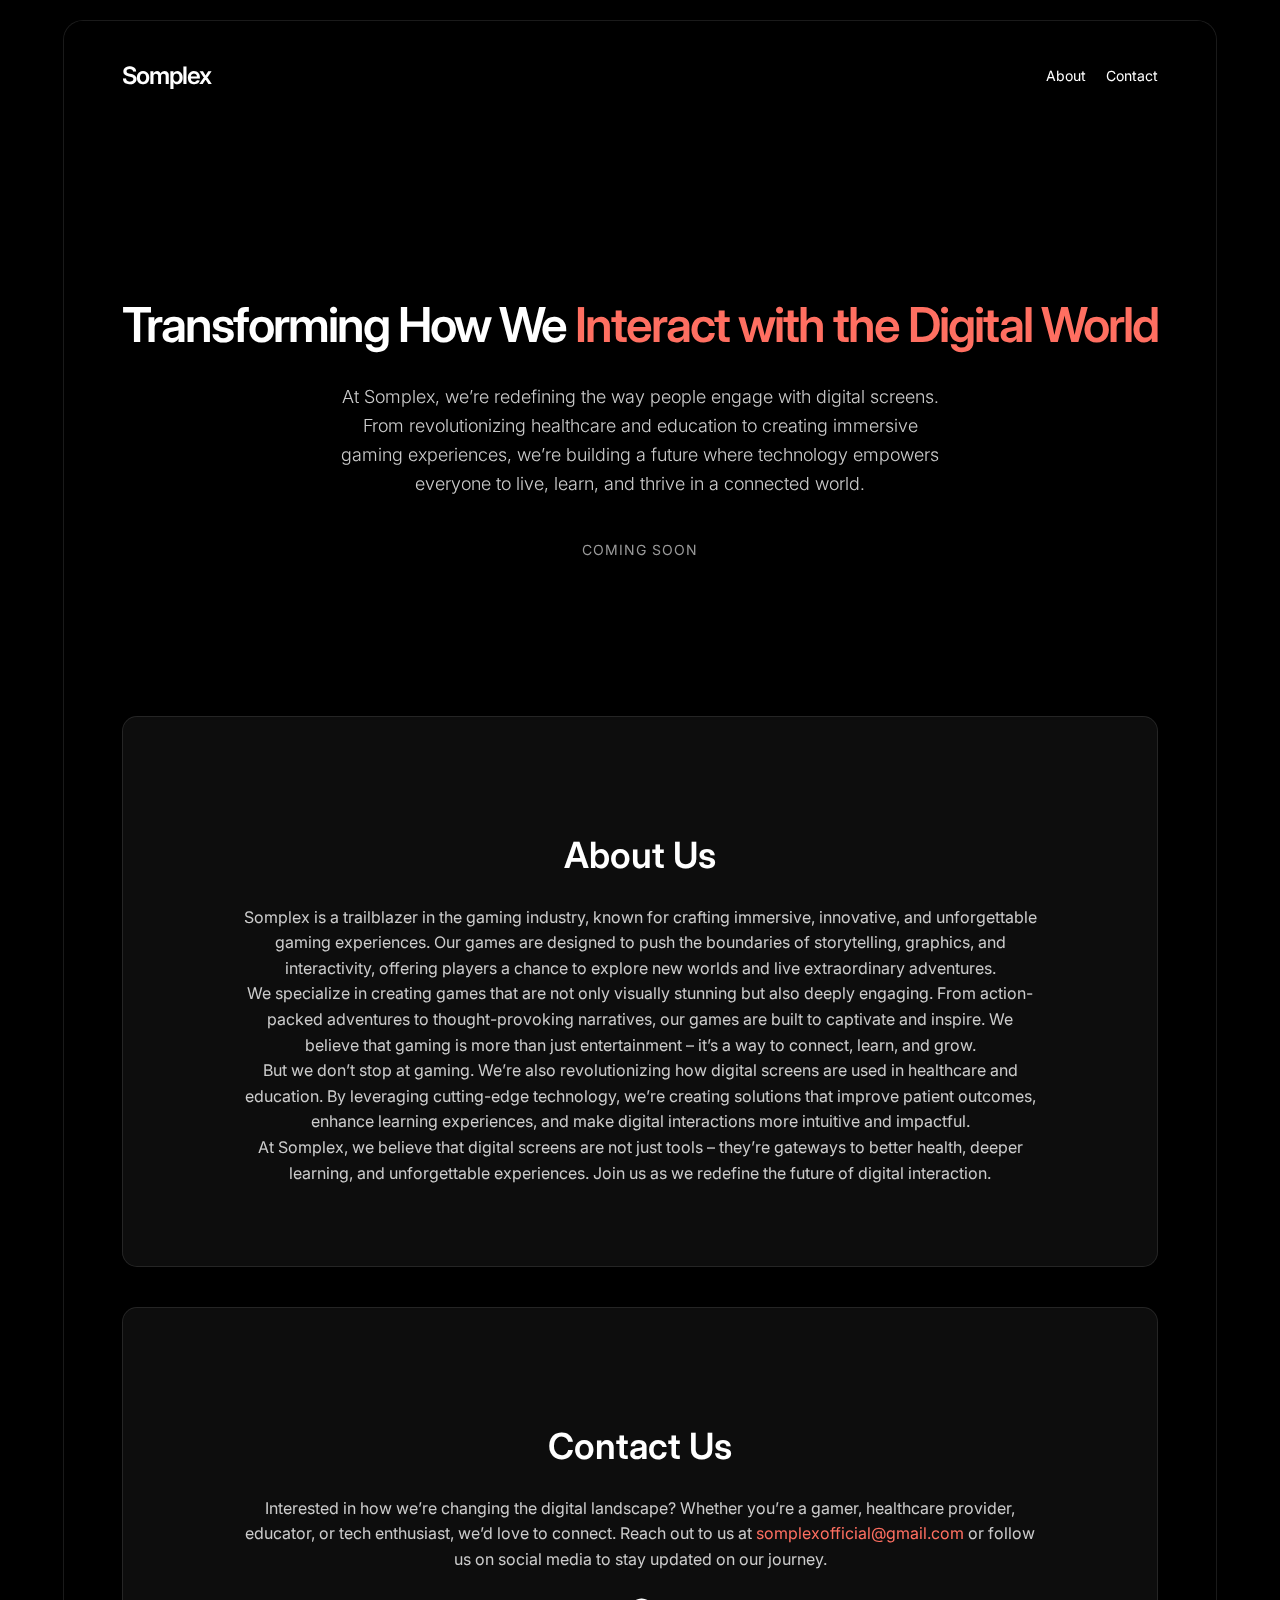
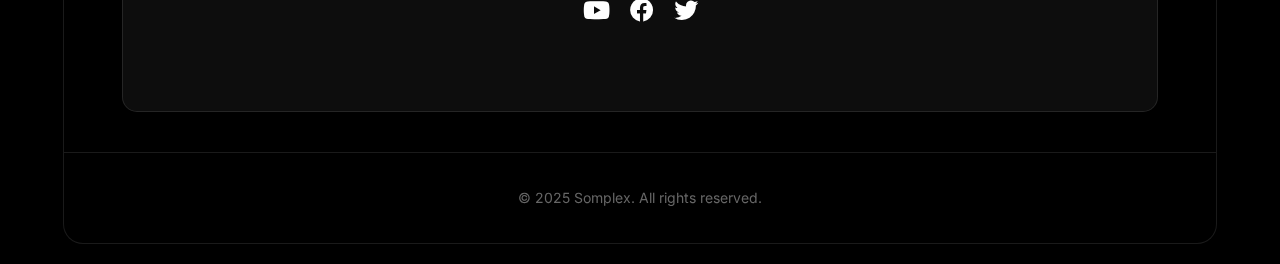
<file: index.html>
<!DOCTYPE html>
<html lang="en">
<head>
    <meta charset="UTF-8">
    <meta name="viewport" content="width=device-width, initial-scale=1.0">
    <title>Somplex - Revolutionizing Gaming, Healthcare & Education</title>
    <link href="https://fonts.googleapis.com/css2?family=Inter:wght@300;400;600&display=swap" rel="stylesheet">
    <link rel="stylesheet" href="https://cdnjs.cloudflare.com/ajax/libs/font-awesome/6.0.0/css/all.min.css">
    <style>
        /* General Styles */
        body {
            margin: 0;
            padding: 0;
            font-family: 'Inter', sans-serif;
            background-color: #000000;
            color: #ffffff;
            line-height: 1.6;
            display: flex;
            justify-content: center;
            align-items: center;
            min-height: 100vh;
            overflow-x: hidden; /* Prevent horizontal scrolling */
        }

        .container {
            max-width: 1200px;
            width: 90%;
            background: rgba(0, 0, 0, 0.7);
            backdrop-filter: blur(10px);
            border-radius: 20px;
            overflow: hidden;
            border: 1px solid rgba(255, 255, 255, 0.1);
            box-shadow: 0 10px 30px rgba(0, 0, 0, 0.5);
            margin: 20px;
        }

        /* Background Image */
        body::before {
            content: '';
            position: fixed;
            top: 0;
            left: 0;
            width: 100%;
            height: 100%;
            background: url('https://i.ibb.co/JRmpNT2R/poster.png') no-repeat center center/cover;
            filter: blur(10px);
            z-index: -1;
        }

        /* Header Styles */
        header {
            display: flex;
            justify-content: space-between;
            align-items: center;
            padding: 20px 5%;
            background: rgba(0, 0, 0, 0.7); /* Semi-transparent background for better readability */
            backdrop-filter: blur(10px); /* Blur effect for header */
            position: sticky;
            top: 0;
            z-index: 1000; /* Ensure header stays on top */
        }

        .logo h1 {
            font-size: clamp(20px, 5vw, 24px); /* Responsive font size */
            font-weight: 600;
            color: #ffffff;
            letter-spacing: -1px;
        }

        nav ul {
            list-style: none;
            margin: 0;
            padding: 0;
            display: flex;
            gap: 20px; /* Add spacing between nav items */
        }

        nav ul li {
            margin-left: 0; /* Remove left margin */
        }

        nav ul li a {
            text-decoration: none;
            color: #ffffff;
            font-weight: 400;
            font-size: clamp(12px, 3vw, 14px); /* Responsive font size */
            transition: opacity 0.3s ease;
        }

        nav ul li a:hover {
            opacity: 0.7;
        }

        /* Hero Section Styles */
        .hero {
            text-align: center;
            padding: 10% 5%;
        }

        .hero h2 {
            font-size: clamp(32px, 8vw, 48px); /* Responsive font size */
            font-weight: 600;
            margin-bottom: 20px;
            letter-spacing: -2px;
        }

        .hero p {
            font-size: clamp(16px, 4vw, 18px); /* Responsive font size */
            font-weight: 300;
            margin-bottom: 40px;
            color: #cccccc;
            max-width: 600px;
            margin: 0 auto 40px;
        }

        .highlight {
            color: #ff6f61;
            font-weight: 600;
        }

        .cta-text {
            font-size: clamp(12px, 3vw, 14px); /* Responsive font size */
            color: #999999;
            text-transform: uppercase;
            letter-spacing: 1px;
        }

        /* About and Contact Sections */
        .about, .contact {
            padding: 80px 5%;
            text-align: center;
            background: rgba(255, 255, 255, 0.05);
            border-radius: 15px;
            margin: 40px 5%;
            border: 1px solid rgba(255, 255, 255, 0.1);
            box-shadow: 0 5px 15px rgba(0, 0, 0, 0.3);
        }

        .about h2, .contact h2 {
            font-size: clamp(28px, 6vw, 36px);
            font-weight: 600;
            margin-bottom: 20px;
        }

        .about p, .contact p {
            font-size: clamp(14px, 3.5vw, 16px);
            color: #cccccc;
            max-width: 800px;
            margin: 0 auto;
        }

        .contact a {
            color: #ff6f61;
            text-decoration: none;
            transition: opacity 0.3s ease;
        }

        .contact a:hover {
            opacity: 0.8;
        }

        /* Social Media Buttons */
        .social-media {
            display: flex;
            justify-content: center;
            gap: 20px;
            margin-top: 20px;
        }

        .social-media a {
            color: #ffffff;
            font-size: 24px;
            transition: opacity 0.3s ease;
        }

        .social-media a:hover {
            opacity: 0.7;
        }

        /* Footer Styles */
        footer {
            text-align: center;
            padding: 20px 5%;
            font-size: clamp(12px, 3vw, 14px); /* Responsive font size */
            color: #666666;
            border-top: 1px solid rgba(255, 255, 255, 0.1);
            margin-top: 40px;
        }

        /* Responsive Margins and Padding */
        @media (max-width: 768px) {
            .container {
                width: 95%;
                margin: 10px;
            }

            header {
                padding: 15px 5%;
            }

            .hero {
                padding: 15% 5%;
            }

            .about, .contact {
                margin: 20px 5%;
                padding: 60px 5%;
            }

            footer {
                padding: 15px 5%;
            }
        }

        @media (max-width: 480px) {
            .container {
                width: 100%;
                margin: 5px;
                border-radius: 10px;
            }

            header {
                padding: 10px 5%;
                flex-direction: row; /* Keep header items horizontal */
                align-items: center;
            }

            nav ul {
                margin-top: 0; /* Remove top margin */
                flex-direction: row; /* Keep nav items horizontal */
                gap: 10px; /* Reduce gap for smaller screens */
            }

            nav ul li {
                margin-bottom: 0; /* Remove bottom margin */
            }

            .hero {
                padding: 20% 5%;
            }

            .hero h2 {
                font-size: 28px;
            }

            .hero p {
                font-size: 14px;
            }

            .about, .contact {
                margin: 10px 5%;
                padding: 40px 5%;
            }

            footer {
                padding: 10px 5%;
            }
        }
    </style>
</head>
<body>
    <div class="container">
        <header>
            <div class="logo">
                <h1>Somplex</h1>
            </div>
            <nav>
                <ul>
                    <li><a href="#about">About</a></li>
                    <li><a href="#contact">Contact</a></li>
                </ul>
            </nav>
        </header>
        <main>
            <section class="hero">
                <h2>Transforming How We <span class="highlight">Interact with the Digital World</span></h2>
                <p>
                    At Somplex, we’re redefining the way people engage with digital screens. From revolutionizing healthcare 
                    and education to creating immersive gaming experiences, we’re building a future where technology empowers 
                    everyone to live, learn, and thrive in a connected world.
                </p>
                <div class="cta-text">Coming Soon</div>
            </section>

            <!-- About Section -->
            <section id="about" class="about">
                <h2>About Us</h2>
                <p>
                    Somplex is a trailblazer in the gaming industry, known for crafting immersive, innovative, and unforgettable 
                    gaming experiences. Our games are designed to push the boundaries of storytelling, graphics, and interactivity, 
                    offering players a chance to explore new worlds and live extraordinary adventures.
                </p>
                <p>
                    We specialize in creating games that are not only visually stunning but also deeply engaging. From action-packed 
                    adventures to thought-provoking narratives, our games are built to captivate and inspire. We believe that gaming 
                    is more than just entertainment – it’s a way to connect, learn, and grow.
                </p>
                <p>
                    But we don’t stop at gaming. We’re also revolutionizing how digital screens are used in healthcare and education. 
                    By leveraging cutting-edge technology, we’re creating solutions that improve patient outcomes, enhance learning 
                    experiences, and make digital interactions more intuitive and impactful.
                </p>
                <p>
                    At Somplex, we believe that digital screens are not just tools – they’re gateways to better health, deeper learning, 
                    and unforgettable experiences. Join us as we redefine the future of digital interaction.
                </p>
            </section>

            <!-- Contact Section -->
            <section id="contact" class="contact">
                <h2>Contact Us</h2>
                <p>
                    Interested in how we’re changing the digital landscape? Whether you’re a gamer, healthcare provider, educator, 
                    or tech enthusiast, we’d love to connect. Reach out to us at 
                    <a href="mailto:somplexofficial@gmail.com">somplexofficial@gmail.com</a> 
                    or follow us on social media to stay updated on our journey.
                </p>
                <!-- Social Media Buttons -->
                <div class="social-media">
                    <a href="https://www.youtube.com/channel/UCuefewhovPPTDjkhFLdhpSA" target="_blank"><i class="fab fa-youtube"></i></a>
                    <a href="https://www.facebook.com/p/Somplex-61558816947832/" target="_blank"><i class="fab fa-facebook"></i></a>
                    <a href="https://x.com/SomplexOfficial" target="_blank"><i class="fab fa-twitter"></i></a>
                </div>
            </section>
        </main>
        <footer>
            <p>&copy; 2025 Somplex. All rights reserved.</p>
        </footer>
    </div>

    <!-- Smooth Scroll Script -->
    <script>
        document.querySelectorAll('nav a').forEach(anchor => {
            anchor.addEventListener('click', function (e) {
                e.preventDefault(); // Prevent default anchor behavior
                const targetId = this.getAttribute('href').substring(1); // Get the target section ID
                const targetSection = document.getElementById(targetId); // Find the target section
                targetSection.scrollIntoView({ behavior: 'smooth', block: 'start' }); // Smooth scroll to the section
            });
        });
    </script>
</body>
</html>
</file>
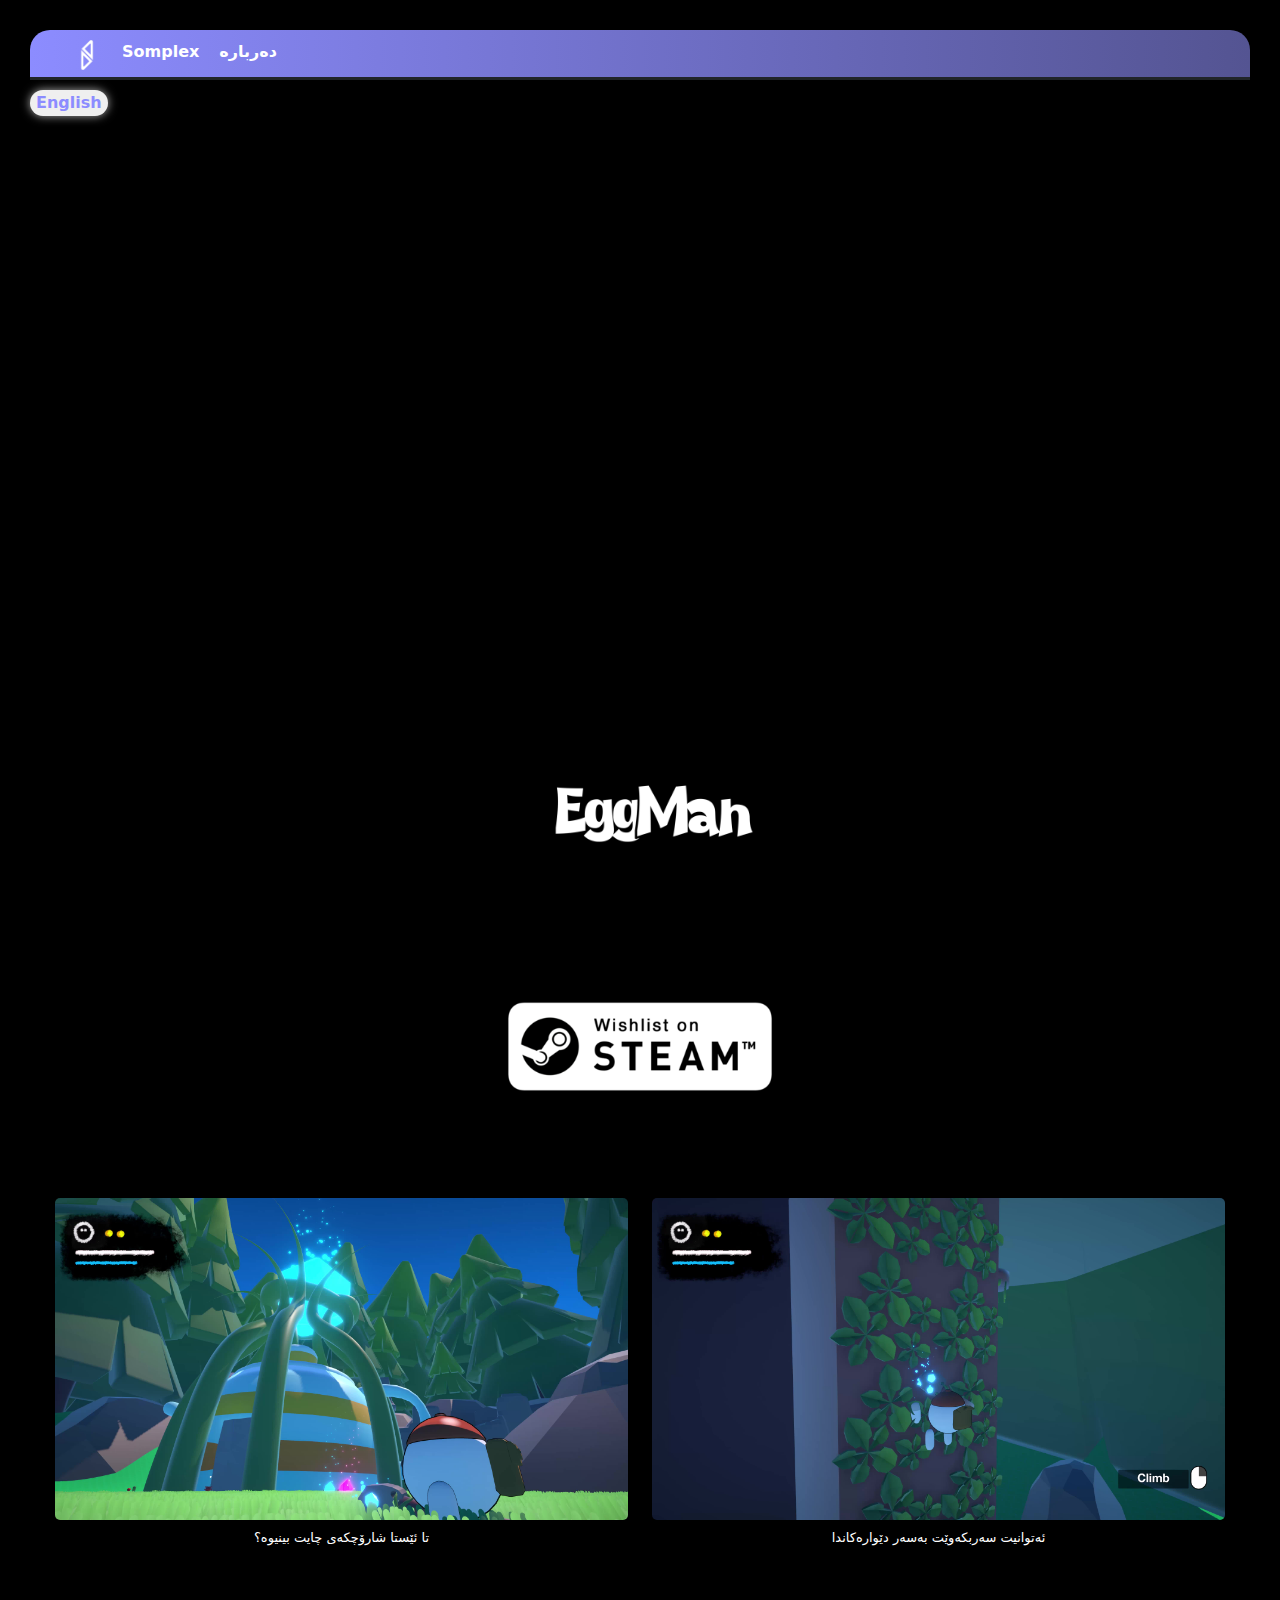
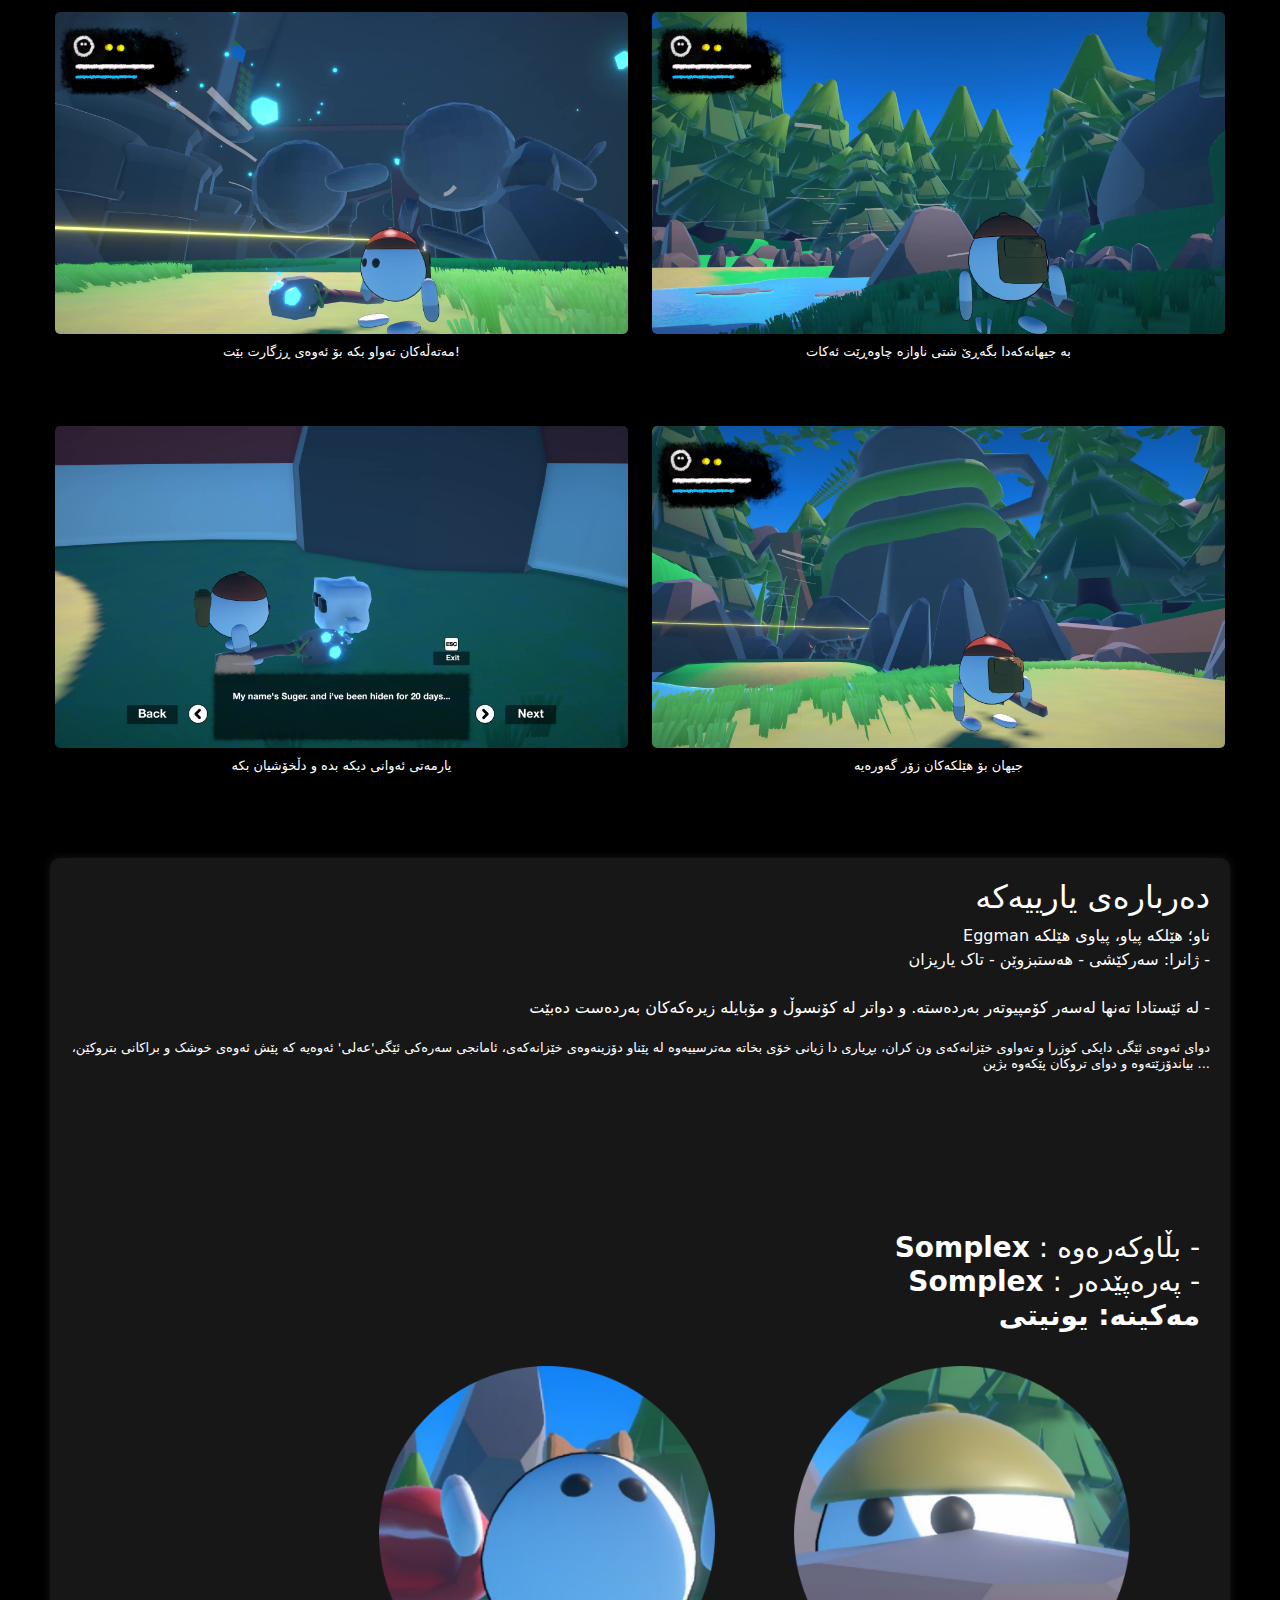
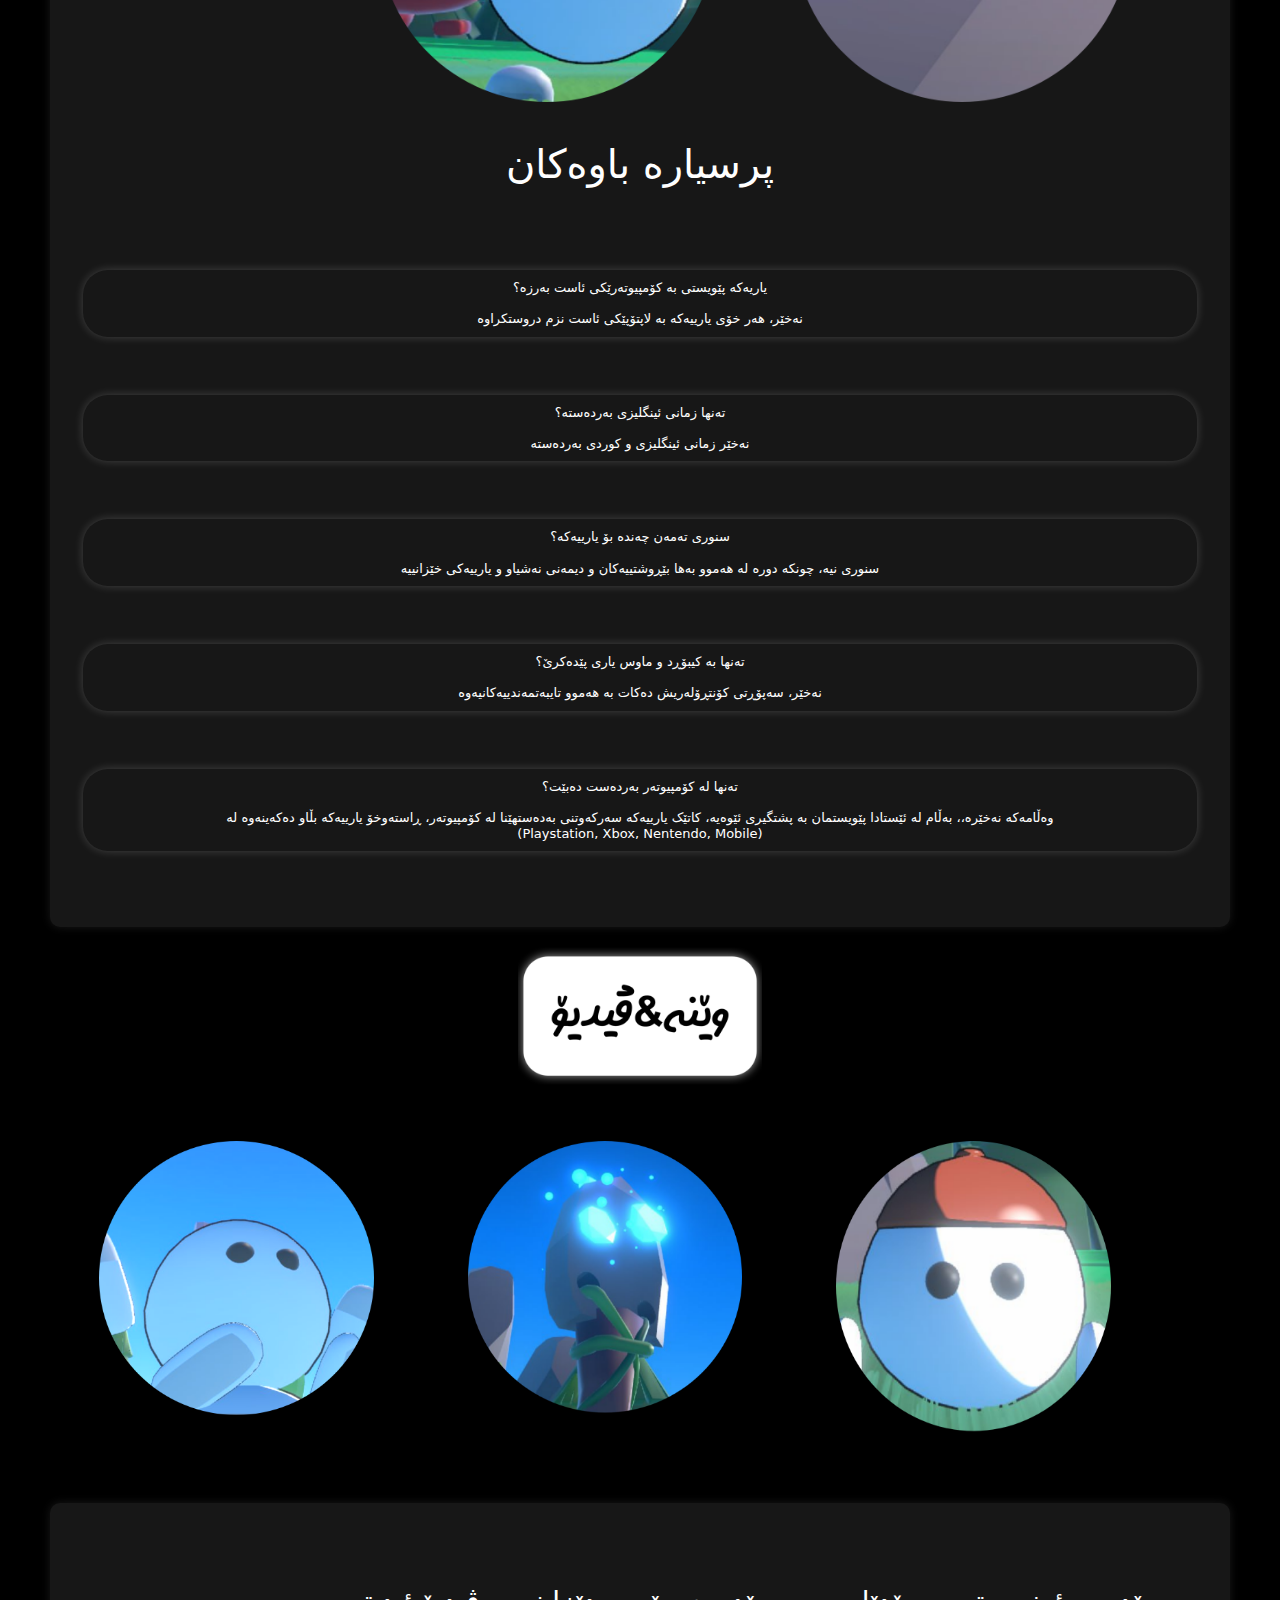
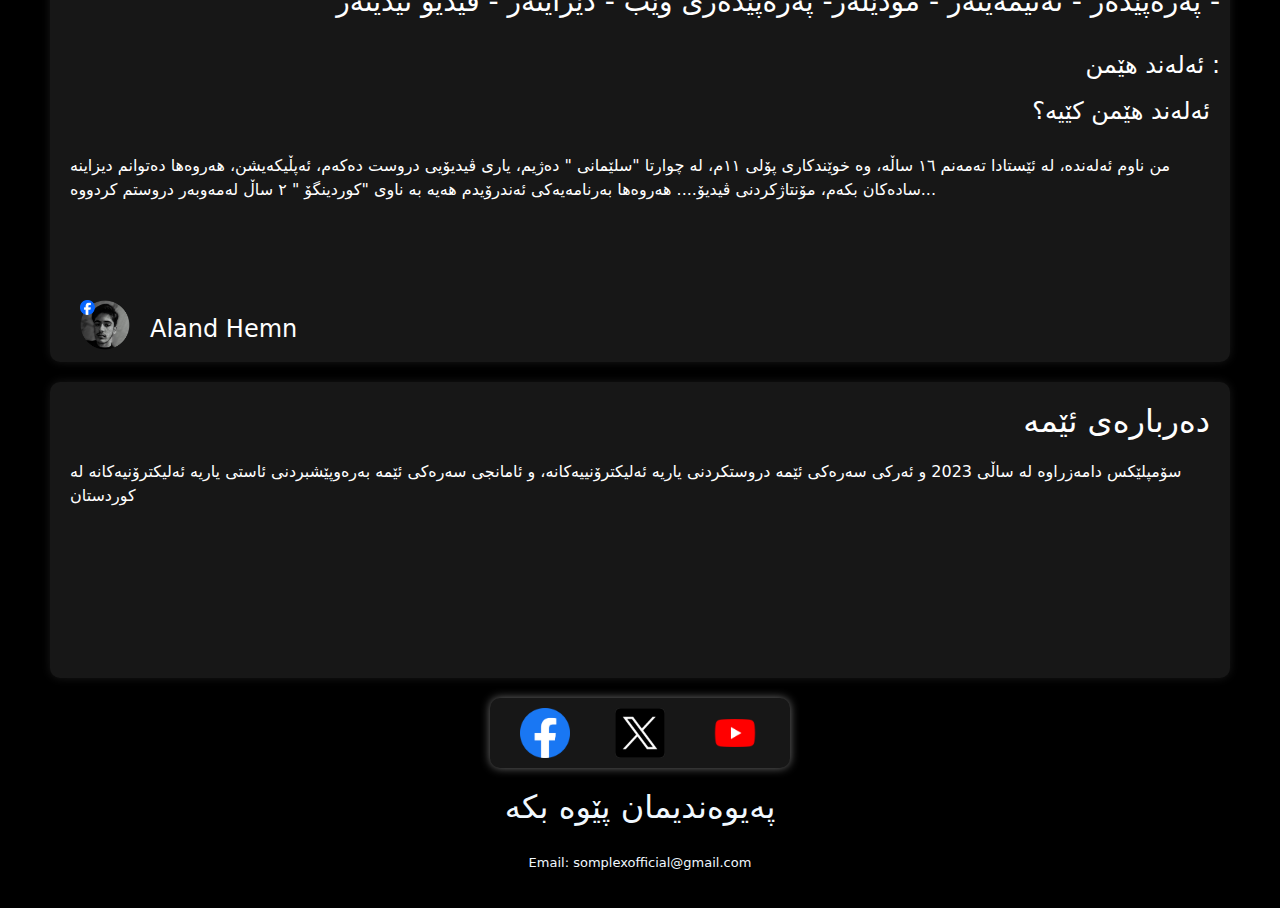
<file: indexKU.html>
<html>
    <meta name="viewport" content="width=device-width, initial-scale=1.0" >
<head>
        <title>Somplex - Eggman</title>

         <!--Bootstrap 5-->
     <link rel="stylesheet" href="bootstrap/bootstrap-5.3.2-dist/css/bootstrap.min.css">

      <!--external css-->
      <link rel="stylesheet" href="./css/style.css">
       



      <script>
         function myOneTimeFunction() {
          englishText.style.display = 'block';
                kurdishText.style.display = 'none';
          document.getElementById("vid").src = "videos/km_20240428_1080p_30f_20240430_184711.mp4";
          
            
            // Add any other code you want to execute here
        }

        // Attach the function to the window.onload event
        window.onload = myOneTimeFunction;
       
      </script>

      <!-- Hotjar Tracking Code for Site 4937042 (name missing) -->
<script>
  (function(h,o,t,j,a,r){
      h.hj=h.hj||function(){(h.hj.q=h.hj.q||[]).push(arguments)};
      h._hjSettings={hjid:4937042,hjsv:6};
      a=o.getElementsByTagName('head')[0];
      r=o.createElement('script');r.async=1;
      r.src=t+h._hjSettings.hjid+j+h._hjSettings.hjsv;
      a.appendChild(r);
  })(window,document,'https://static.hotjar.com/c/hotjar-','.js?sv=');
</script>
</head>
<style>
  @font-face {
      font-family: myFirstFont;
      src:local("Images/Fonty.ttf");
  }
  
  .harlow{
      font-family: myFirstFont;
  }
  </style>

<body>
    

    
<!--Var-->

<nav id="nav">
    <ul class="nav-item">
        <li class="nav nav-justified"><img id="Somplex" src="Images/logo-removebg-preview.png" alt=""></li>
        <li class="nav nav-justified">Somplex</li>

      <li class="nav nav-justified"><a href="#about">دەربارە</a></li>
            
           
            
           
           
              
             
          
    </ul>
  </nav>

  
  

  <!--First show-->
        
      
         <a href="index.html"><button id="buttonEnglish" value="en" onclick="buttonEnglish">English</button>
           </a>
        <h1 id="firstImageBG">
           
       <iframe id="vid" class="firstImage" style="width: 70vw; height: 35vw; background-color: black;" width="560" height="315" src="https://www.youtube.com/embed/6RE_pMjjFC0?si=h788h5LoMp4adMZP" title="YouTube video player" frameborder="0" allow="accelerometer; autoplay; clipboard-write; encrypted-media; gyroscope; picture-in-picture; web-share" referrerpolicy="strict-origin-when-cross-origin" allowfullscreen></iframe>

       
          </h1>
          
          <h1 id="firstImageBG">
              <img src="Images/20240409_190842.png" style="max-width: 25%;">
          </h1>

    <h1 style="text-align: center;">
            <a href="https://store.steampowered.com/app/2973160/Eggman/"><img style="max-width: 30%;" src="Images/SteamPadding.png" alt=""></a>
          </h1>  
          
        
  
 <section id="screenshots">

 
  <div class="row row-cols-1 row-cols-md-2 g-4 py-5" id="itemsDiv">
    <!--1-->
    <h1 id="firstImageBG">
      <div id="items">
        <img id="images" src="Images/1.jpg" alt="">
        <h5 style="color: white;">تا ئێستا شارۆچکەی چایت بینیوە؟</h5>
        
    </div>

</h1>

<!--1-->
<h1 id="firstImageBG">
  <div id="items">
    <img id="images" src="Images/2.jpg" alt="">
    <h5 style="color: white;">ئەتوانیت سەربکەوێت بەسەر دێوارەکاندا </h5>
</div>

</h1>

<!--1-->
<h1 id="firstImageBG">
  <div id="items">
    <img id="images" src="Images/3.jpg" alt="">
    <h5 style="color: white;">مەتەڵەکان تەواو بکە بۆ ئەوەی ڕزگارت بێت!</h5>
</div>

</h1>

<!--1-->
<h1 id="firstImageBG">
  <div id="items">
    <img id="images" src="Images/4.jpg" alt="">
    <h5 style="color: white;">بە جیهانەکەدا بگەڕێ شتی ناوازە چاوەڕێت ئەکات</h5>
</div>

</h1>

<!--1-->
<h1 id="firstImageBG">
  <div id="items">
    <img id="images" src="Images/5.jpg" alt="">
    <h5 style="color: white;">یارمەتی ئەوانی دیکە بدە و دڵخۆشیان بکە</h5>
</div>

</h1>

<!--1-->
<h1 id="firstImageBG">
  <div id="items">
    <img id="images" src="Images/6.jpg" alt="">
    <h5 style="color: white;">جیهان بۆ هێلکەکان زۆر گەورەیە</h5>
</div>

</h1>


  </div>
</section>

<section id="about" style="background-color: #171717; margin: 20px; border-radius: 10px; box-shadow: 0px 0px 10px 0px  rgba(255, 255, 255, 0.096); padding: 20px;">
    

    
    <h2 style="color: white; text-align: right;">دەربارەی یارییەکە</h2>

    

    <p style="color: white;  text-align: right;" >
     Eggman ناو؛ هێلکە پیاو، پیاوی هێلکە
      <br>
      ژانرا: سەرکێشی - هەستبزوێن - تاک یاریزان -
      <br>
      <br>
      لە ئێستادا تەنها لەسەر کۆمپیوتەر بەردەستە. و دواتر لە کۆنسوڵ و مۆبایلە زیرەکەکان بەردەست دەبێت -
      </p>

      <h5 style="color: white; margin-bottom: 150px; text-align: right; margin-top: 20px;" >
        دوای ئەوەی ئێگی دایکی کوژرا و تەواوی خێزانەکەی ون کران، بڕیاری دا ژیانی خۆی بخاتە مەترسییەوە لە پێناو دۆزینەوەی خێزانەکەی، ئامانجی سەرەکی ئێگی'عەلی' ئەوەیە کە پێش ئەوەی خوشک و براکانی بتروکێن، بیاندۆزێتەوە و دوای تروکان پێکەوە بژین ...
        </h5>

        <h3 style="text-align: right; color: white; padding: 10px;">
          <b>Somplex</b> : بڵاوکەرەوە -
          <br>
          <b>Somplex</b> : پەرەپێدەر -
          <br>
          <b>مەکینە:  یونیتی</b>

               <br>
            <br>
           
            <img style="max-width: 30%; margin-right: 70px; margin-bottom: 20px" src="Images/a.png" alt="" >
            <img style="max-width: 30%; margin-right: 70px; margin-bottom: 20px" src="Images/b.png" alt="">
            
           

        <h1 style="color: white; text-align: center;">پرسیارە باوەکان</h1>

        <div class="row row-cols-1 row-cols-md-1 g-4 py-5" id="itemsDiv">
          <h5 style="color: white; border-radius: 25px; box-shadow: 0px 0px 10px 0px rgba(255, 255, 255, 0.189); padding: 10px;" id="firstImageBG">یاریەکە پێویستی بە کۆمپیوتەرێکی ئاست بەرزە؟<br>
            <br>
             نەخێر، هەر خۆی یارییەکە بە لاپتۆپێکی ئاست نزم دروستکراوە
            
            </h5>

            <!--2-->
          </h5>

          
       
          
            <h5 style="color: white; border-radius: 25px; box-shadow: 0px 0px 10px 0px rgba(255, 255, 255, 0.189); padding: 10px;" id="firstImageBG">تەنها زمانی ئینگلیزی بەردەستە؟<br>
              <br>
              نەخێر زمانی ئینگلیزی و کوردی بەردەستە
              
              </h5>

              <h5 style="color: white; border-radius: 25px; box-shadow: 0px 0px 10px 0px rgba(255, 255, 255, 0.189); padding: 10px;" id="firstImageBG">سنوری تەمەن چەندە بۆ یارییەکە؟<br>
                <br>
                سنوری نیە، چونکە دورە لە هەموو بەها  بێڕوشتییەکان و دیمەنی نەشیاو و یارییەکی خێزانییە
                
                </h5>

                <h5 style="color: white; border-radius: 25px; box-shadow: 0px 0px 10px 0px rgba(255, 255, 255, 0.189); padding: 10px;" id="firstImageBG">تەنها بە کیبۆڕد و ماوس یاری پێدەکرێ؟<br>
                  <br>
   نەخێر، سەپۆڕتی کۆنتڕۆلەریش دەکات بە هەموو تایبەتمەندییەکانیەوە
                  
                  </h5>

                  <h5 style="color: white; border-radius: 25px; box-shadow: 0px 0px 10px 0px rgba(255, 255, 255, 0.189); padding: 10px;" id="firstImageBG">تەنها لە کۆمپیوتەر بەردەست دەبێت؟<br>
                    <br>
                    وەڵامەکە نەخێرە،، بەڵام لە ئێستادا پێویستمان بە پشتگیری ئێوەیە، کاتێک یارییەکە سەرکەوتنی بەدەستهێنا لە کۆمپیوتەر، ڕاستەوخۆ یارییەکە بڵاو دەکەینەوە لە <br>
                    (Playstation, Xbox, Nentendo, Mobile) 
                    
                    </h5>

        </div>

        
    

    

  </section>

  <h1 style="text-align: center;">
    <a  href="https://drive.google.com/drive/folders/1paf8cyqypg5pNMitOacOhVmxLdEmAXgb?usp=drive_link"><img style="max-width: 20%;" src="Images/20240503_175207.png" alt=""></a>

  </h1>

     <div class="row row-cols-1 row-cols-md-4 g- py-5" id="itemsDiv" style="display: flex;
          justify-content: center;">
          
            <img style="max-width: 30%; margin-right: 70px; margin-bottom: 20px;" src="Images/d.png" alt="">
            <img style="max-width: 30%; margin-right: 70px; margin-bottom: 20px;" src="Images/c.png" alt="">
            <br>
            <img style="max-width: 30%; margin-right: 70px;" src="Images/e.png" alt="">
         
          </div>
  
  
  <section  style="background-color: #171717; margin: 20px; border-radius: 10px; box-shadow: 0px 0px 10px 0px  rgba(255, 255, 255, 0.096); padding: 10px;">
    
    
      <br>
      <br>
      <br>
      <h3  style="color: white; text-align: right;"> پەرەپێدەر - ئەنیمەیتەر - مۆدێلەر- پەرەپێدەری وێب - دێزاینەر - ڤیدیۆ ئیدیتەر -  <br>
        
      </h3>
      <br>

      <h4 style="text-align: right; color: white;">    ئەلەند هێمن : </h4>
      

      <h4 style="color: white; text-align: right; padding: 10px; "> ئەلەند هێمن کێیە؟ </h4>

        <p style="color: white;  padding: 10px; " >
          من ناوم ئەلەندە، لە ئێستادا تەمەنم ١٦ ساڵە، وە خوێندکاری پۆلی ١١م، لە چوارتا "سلێمانی " دەژیم، یاری ڤیدیۆیی دروست  دەکەم، ئەپڵیکەیشن، هەروەها دەتوانم دیزاینە سادەکان بکەم، مۆنتاژکردنی ڤیدیۆ....
هەروەها بەرنامەیەکی ئەندرۆیدم هەیە بە ناوی "کوردینگۆ " ٢ ساڵ لەمەوبەر دروستم کردووە...
          <br>
        <br>
          
         
     
    <br>
    <br>
      
      </p>
  
      <div style="display: flex;">
        
        <a  href="https://www.facebook.com/alandnotFound"  > 
         
          <img  class="fa" src="Images/pic.png" alt="Facebook"> </a>
        <h4 style="color: white; margin-top: 15px;">Aland Hemn</h4>

        
  </section>
  
    
    
  <section id="about" style="background-color: #171717; margin: 20px; border-radius: 10px; box-shadow: 0px 0px 10px 0px  rgba(255, 255, 255, 0.096); padding: 10px;">
    
    <h2 style="color: white; text-align: right; margin: 10px;">دەربارەی ئێمە</h2>

      
    <p style="color: white; margin-bottom: 150px; padding: 10px; " >
    سۆمپلێکس دامەزراوە لە ساڵی 2023 و ئەرکی سەرەکی ئێمە دروستکردنی یاریە ئەلیکترۆنییەکانە، و ئامانجی سەرەکی ئێمە بەرەوپێشبردنی ئاستی یاریە ئەلیکترۆنیەکانە لە کوردستان <br></p>

    
   
  </section>






<section id="contact">
  <div style="background-color: #171717; box-shadow: 0px 0px 10px 0px rgba(255, 255, 255, 0.438);
  border-radius: 10px;
  padding: 10px;">
    
    <a href="https://www.facebook.com/profile.php?id=61558816947832" ><img class="fa" src="Images/facebook.png" alt=""></a>
    <a href="https://twitter.com/SomplexOfficial" ><img class="fa" src="Images/x.png" alt=""></a>
    <a href="https://www.youtube.com/channel/UCuefewhovPPTDjkhFLdhpSA" ><img class="fa" src="Images/yat.png" alt=""></a>
    
  </div>
  
  <h2 id="contactINFO"  style="text-align: center;">پەیوەندیمان پێوە بکە</h2>
  <h5 id="contactINFO" style="text-align: center;">Email: somplexofficial@gmail.com</h2>
  
</section>
    
</body>



</html>
</file>
<file: css/style.css>
body{
    background-color: #000000;
    padding: 30px;
   
    

   
    
}

.container{
    box-shadow: 0px 0px 10px 0px white;
}


#buttonEnglish{
    text-align: center;
    color: rgb(140, 140, 255);
    font-weight: bold;
    border-radius: 50px;
    border-width: 0px;
    box-shadow: 0px 0px 10px 0px rgba(255, 255, 255, 0.674);
    height: fit-content;
    margin-right: 50px;
    margin-top: 10px;
}
h5{
    margin-top: 10px;
}
#nav{
    

    border-top-left-radius: 20px;
    border-top-right-radius: 20px;
    justify-content: center;
   
    height: 50px;
    border-style: solid;
    border-right-width: 0px;
    border-left-width: 0px;
    border-top-width: 0px;
    border-bottom-width: 3px;
    
    padding-right: 0px;
    

        background: linear-gradient(to right, rgb(140, 140, 255), rgb(84, 84, 146));
    
    

    
}

ul{
    justify-content:start;
}
li{
    margin: 10px;
    font-weight: bold;
    color: rgb(255, 255, 255);
   
}

a{
    text-decoration: none;
    
    font-weight: bold;
    color: rgb(255, 255, 255);
}

.nav-item{
    display:flex;

}
#firstImageBG{
    margin-top: 50px;
    text-align: center;
    
}
#FirstText{
    
    text-align: center;
    color: aliceblue;
}

.firstImage{
    
    align-self: center;
   
   border-radius: 50px;
   width: 100vw;
   height: 100vw;
}

#vid{
    padding: 0px;
}
#itemsDiv{
    padding: 25px;
}

#items{
    
   
    
    
}

#images{
    max-width: 100%;
    border-radius: 5px;
    
    
}

h5{
    
    font-size: small;
    color: azure;
    
}

#Somplex{
    max-width: 30px;
}
   

#contact{
    

    display: grid;
  justify-content: center;
  align-items: center;
}

.fa {
        margin-right: 20;
        margin-left: 20;
        max-width: 50px;
}

#contactINFO{
    margin-top: 20px;
    color: aliceblue;
}
</file>
